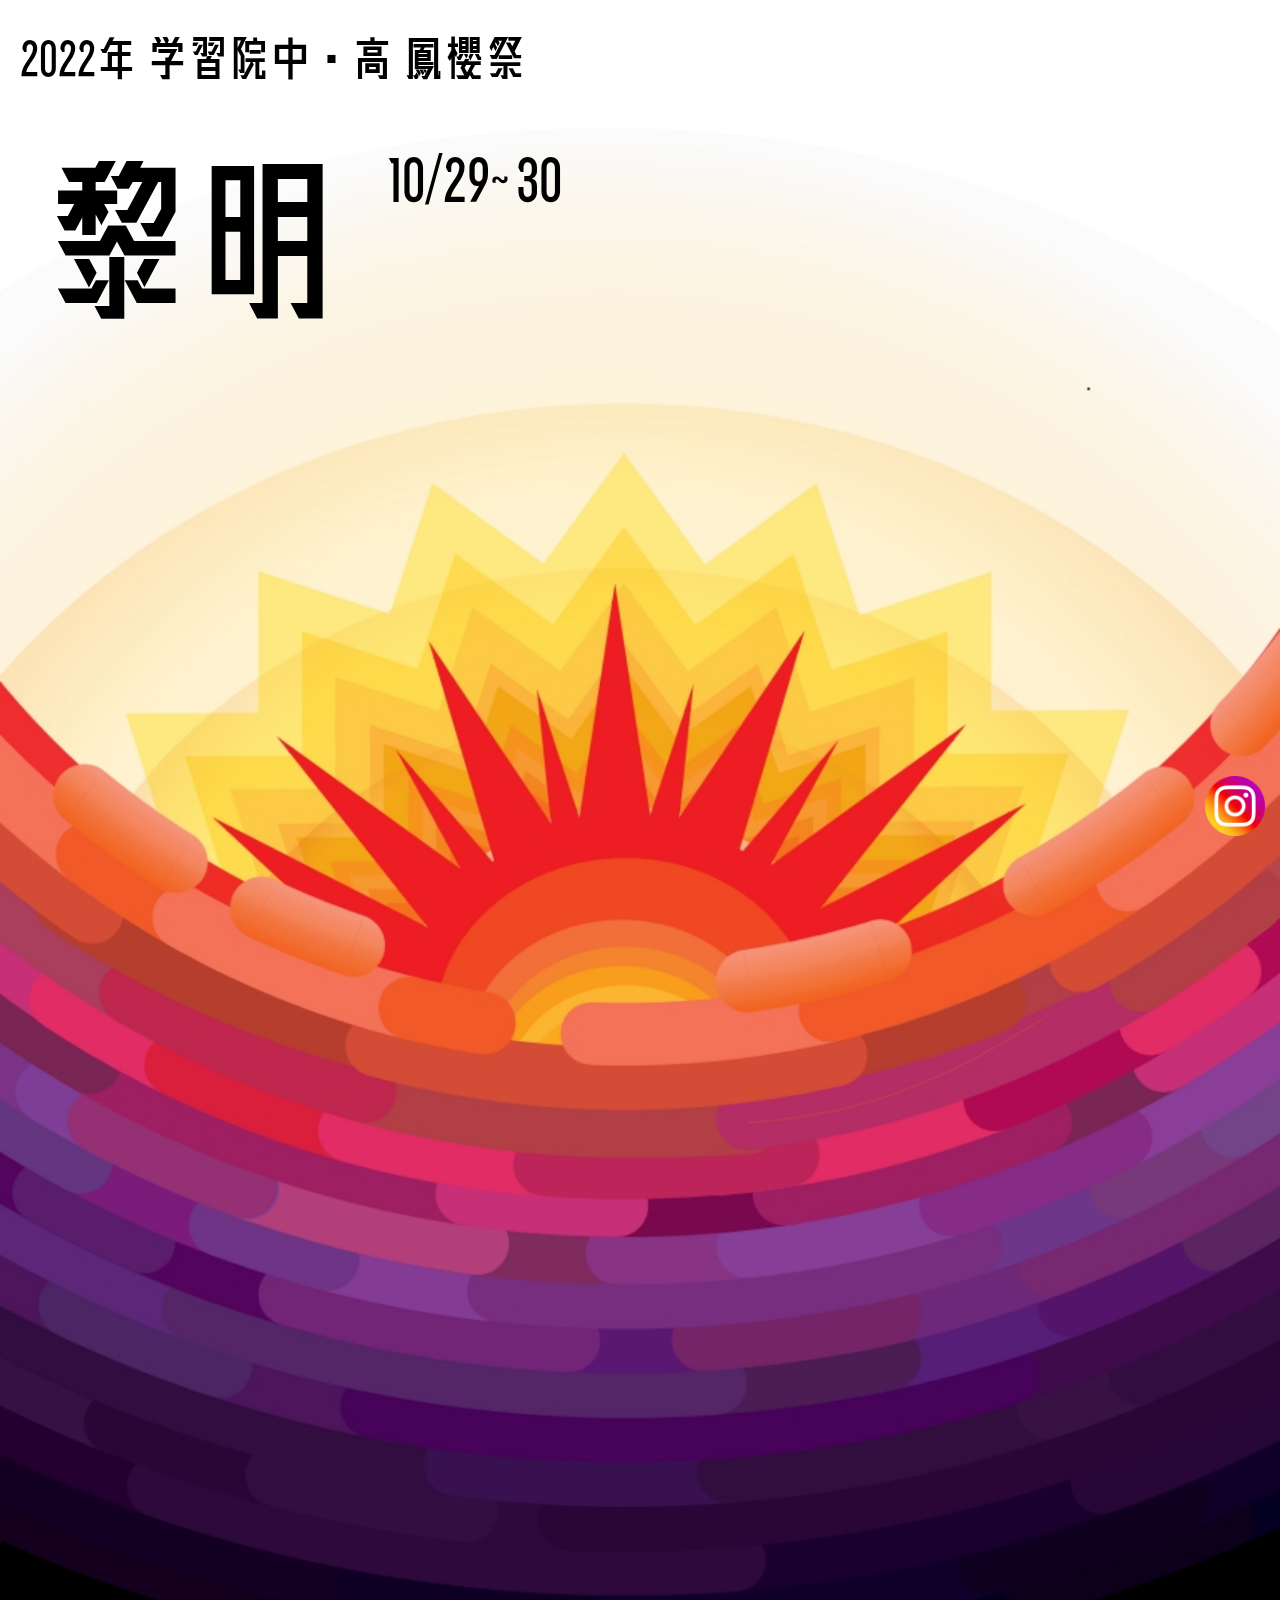
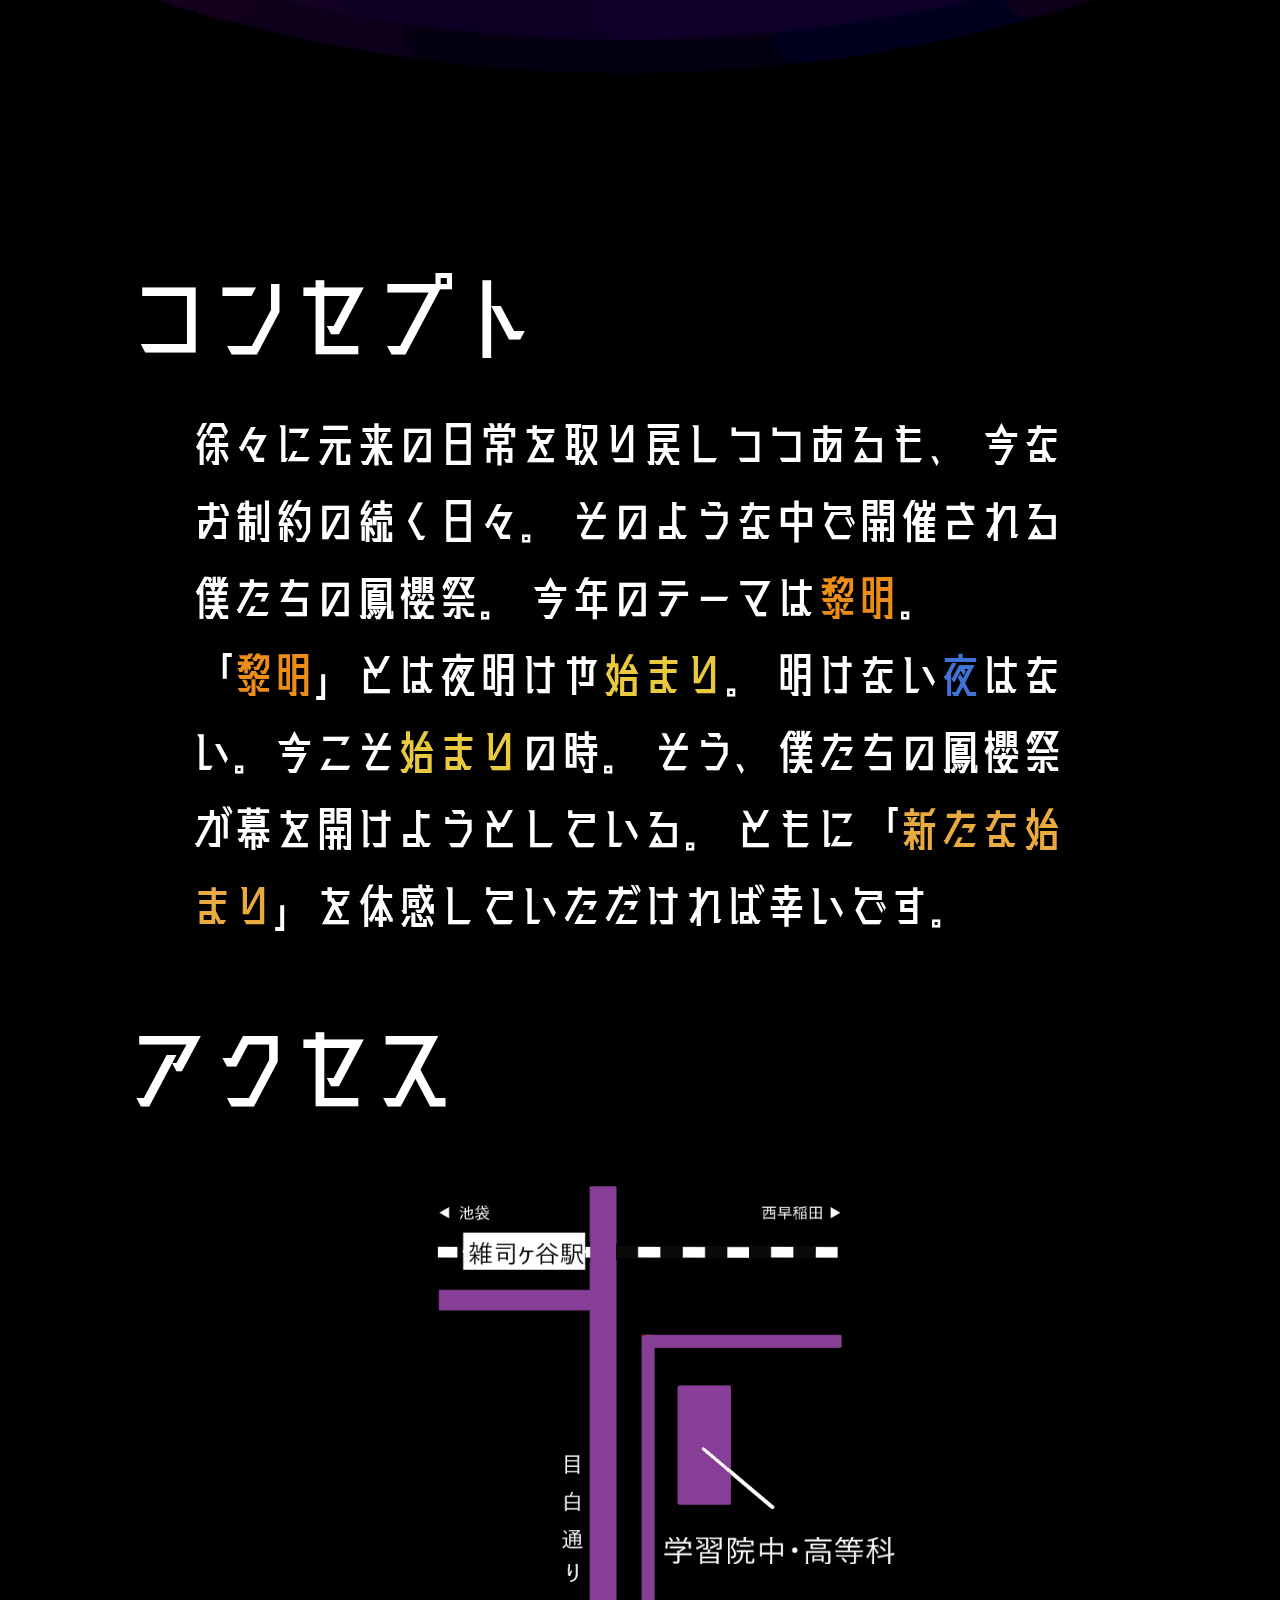
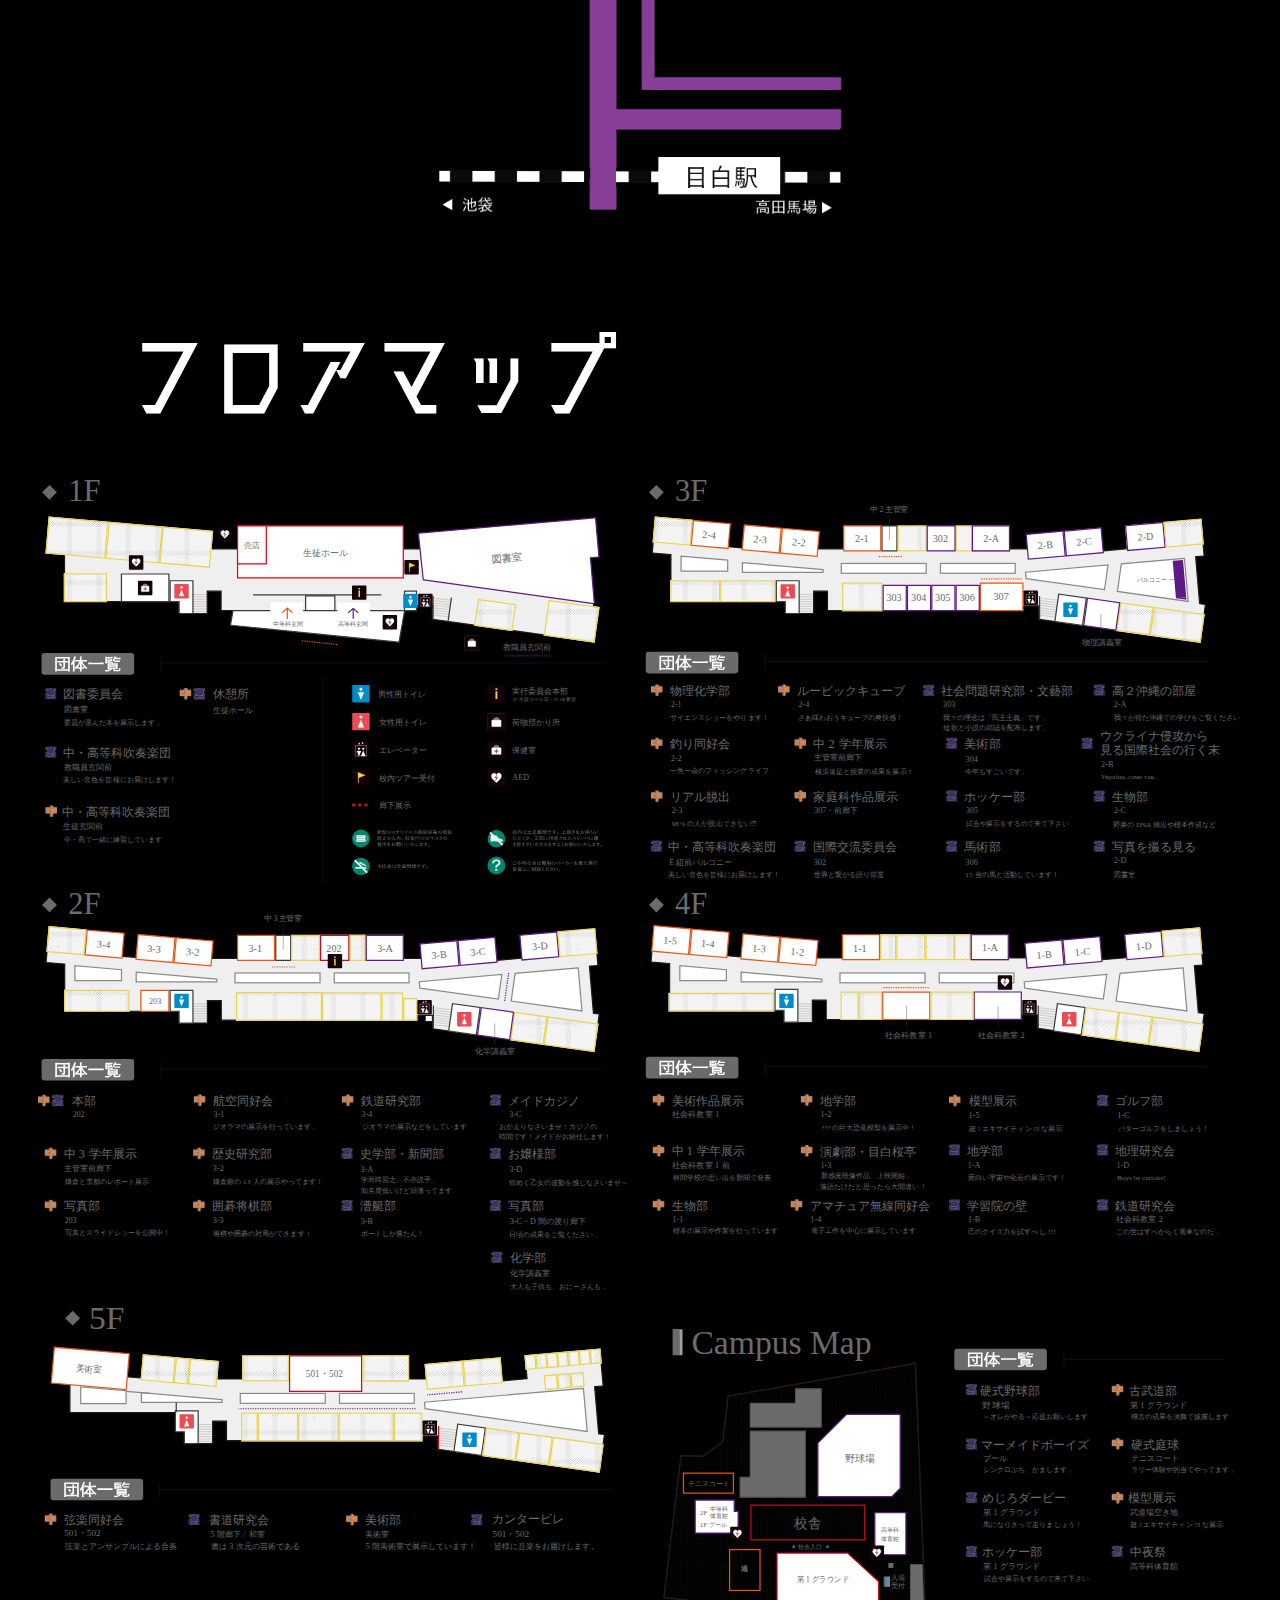
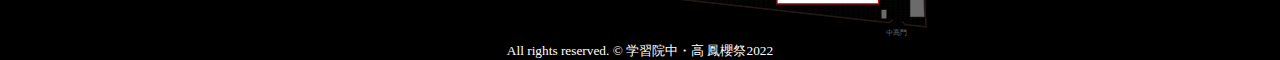
<file: index.html>
<!DOCTYPE html>
<html>
    <head>
        <title>鳳櫻祭2022</title>
        <link rel="stylesheet" href="style.css">
        <meta charset="utf-8">
        <meta http-equiv="X-UA-Compatible" content="IE=edge">
        <meta name="viewport" content="width=device-width,initial-scale=1">
        <meta name="description" content="こちらは鳳櫻祭2022年のホームページです。">
        <meta property="og:image" content="./images/poster_background.png">
        <meta property="og:locale" content="ja_JP">
    </head>
    <!--コードが汚いのはマジで勘弁してください-->
    <body>
        <div class="poster">
            <div class="houousai">
                2022年 学習院中・高 鳳櫻祭
            </div>
            <div class="hamburger">
                <span></span>
                <span></span>
                <span></span>
            </div>
            <div style="display:flex; padding-bottom:110%;">
                <div class="reimei">
                    黎明
                </div>
                <div class="date">
                    10/29~30
                </div>
            </div>
        </div>
        <section style="color: white;" class="concept">
            <div class="concept headline">
                コンセプト
            </div>
            <div class="concept-contents">
                徐々に元来の日常を取り戻しつつあるも、
                今なお制約の続く日々。
                そのような中で開催される僕たちの鳳櫻祭。
                今年のテーマは<span style="color: #ec8d18;">黎明</span>。
                <br>「<span style="color: #ec8d18;">黎明</span>」とは夜明けや<span style="color: #e9ca3f;">始まり</span>。
                明けない<span style="color: #3f74d6;">夜</span>はない。今こそ<span style="color: #e9ca3f;">始まり</span>の時。
                そう、僕たちの鳳櫻祭が幕を開けようとしている。
                ともに「<span style="color:#e9ab40;">新たな始まり</span>」を体感していただければ幸いです。
            </div>
        </section>
        <section style="color: white;" class="access">
            <div class="access headline">
                アクセス
            </div>
            <div class="access_map">
                <img src="./images/map_purple.png" alt="access_map_orange" class="access_map_img">
            </div>
        </section>
        <section style="color: white;" class="floor_map">
            <div class="floor_map headline">フロアマップ</div>
            <div class="floormaps">
                <img src="images/floor_maps/hououfes2022_Fullmap_full_master_v3.svg" alt="full floor map " class="floormapfull">
                <img src="images/floor_maps/hououfes2022_Fmap_F1_master_v3.svg" alt="floormap1" class="floormap-phone">
                <img src="images/floor_maps/hououfes2022_Fmap_F2_master_v3.svg" alt="floormap2" class="floormap-phone">
                <img src="images/floor_maps/hououfes2022_Fmap_F3_master_v3.svg" alt="floormap3" class="floormap-phone">
                <img src="images/floor_maps/hououfes2022_Fmap_F4_master_v3.svg" alt="floormap4" class="floormap-phone">
            </div>
        </section>
        <div class="insta_link">
            <a href="https://instagram.com/hououfes2022?igshid=NmNmNjAwNzg=" target="_blank">
                <img src="./images/insta_logo.png" alt="insta_icon" class="insta_logo">
            </a>
        </div>
        <footer>
            <small>All rights reserved. &copy; 学習院中・高 鳳櫻祭2022</small>
        </footer>
    </body>
</html>
<!--insta_logo:https://iconscout.com/licenses#iconscout-->
</file>
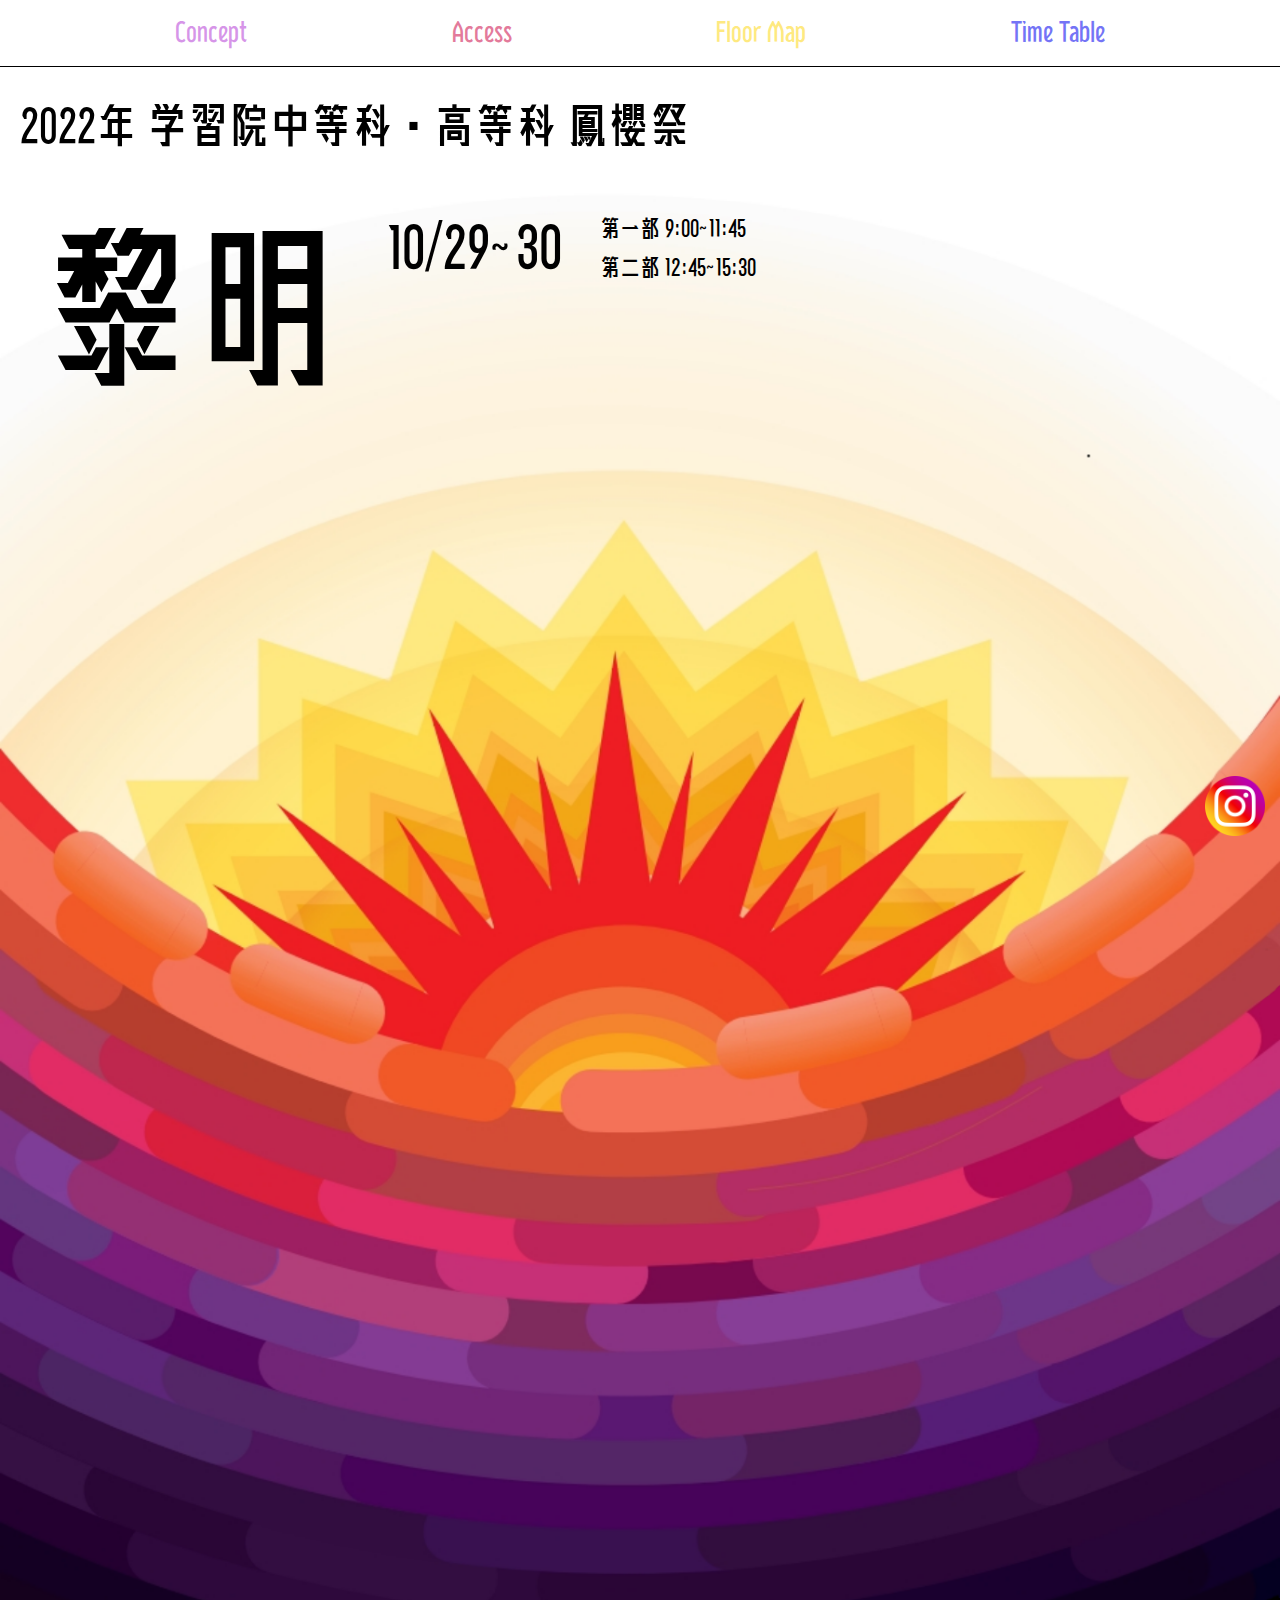
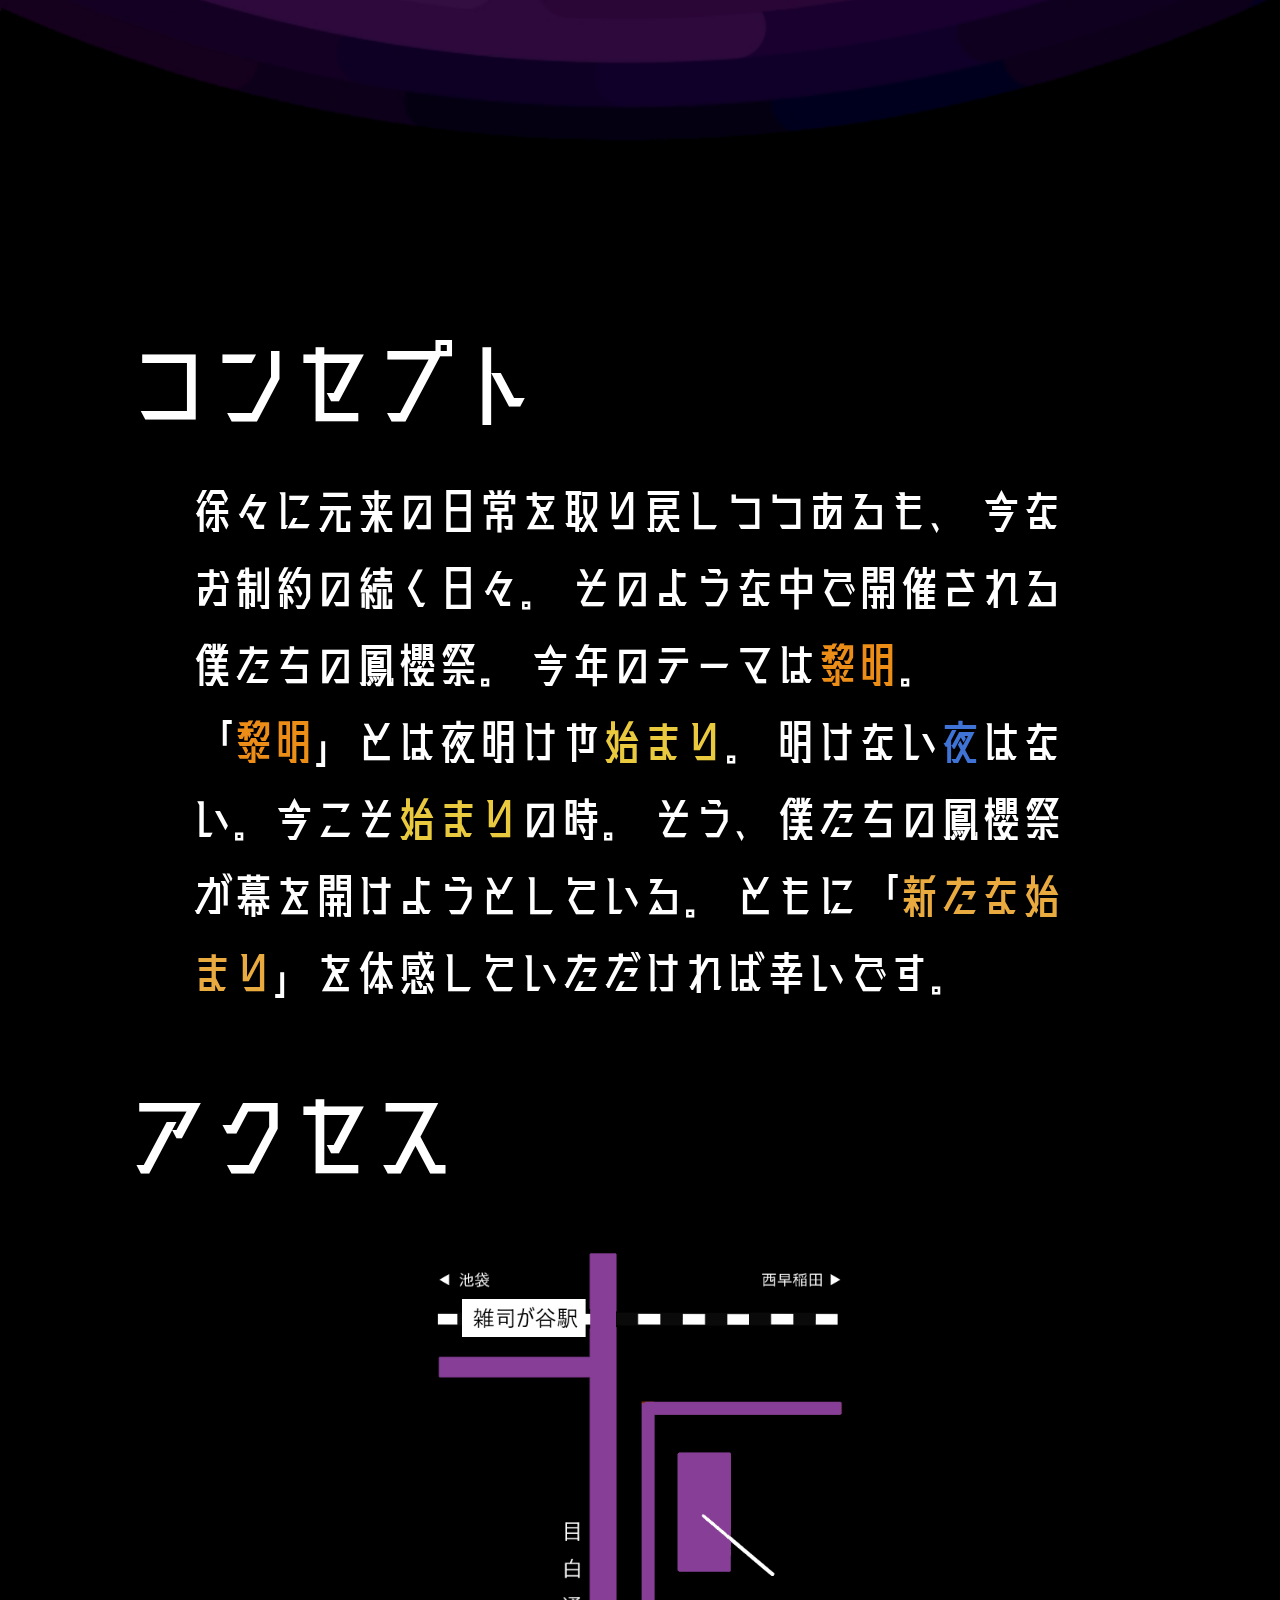
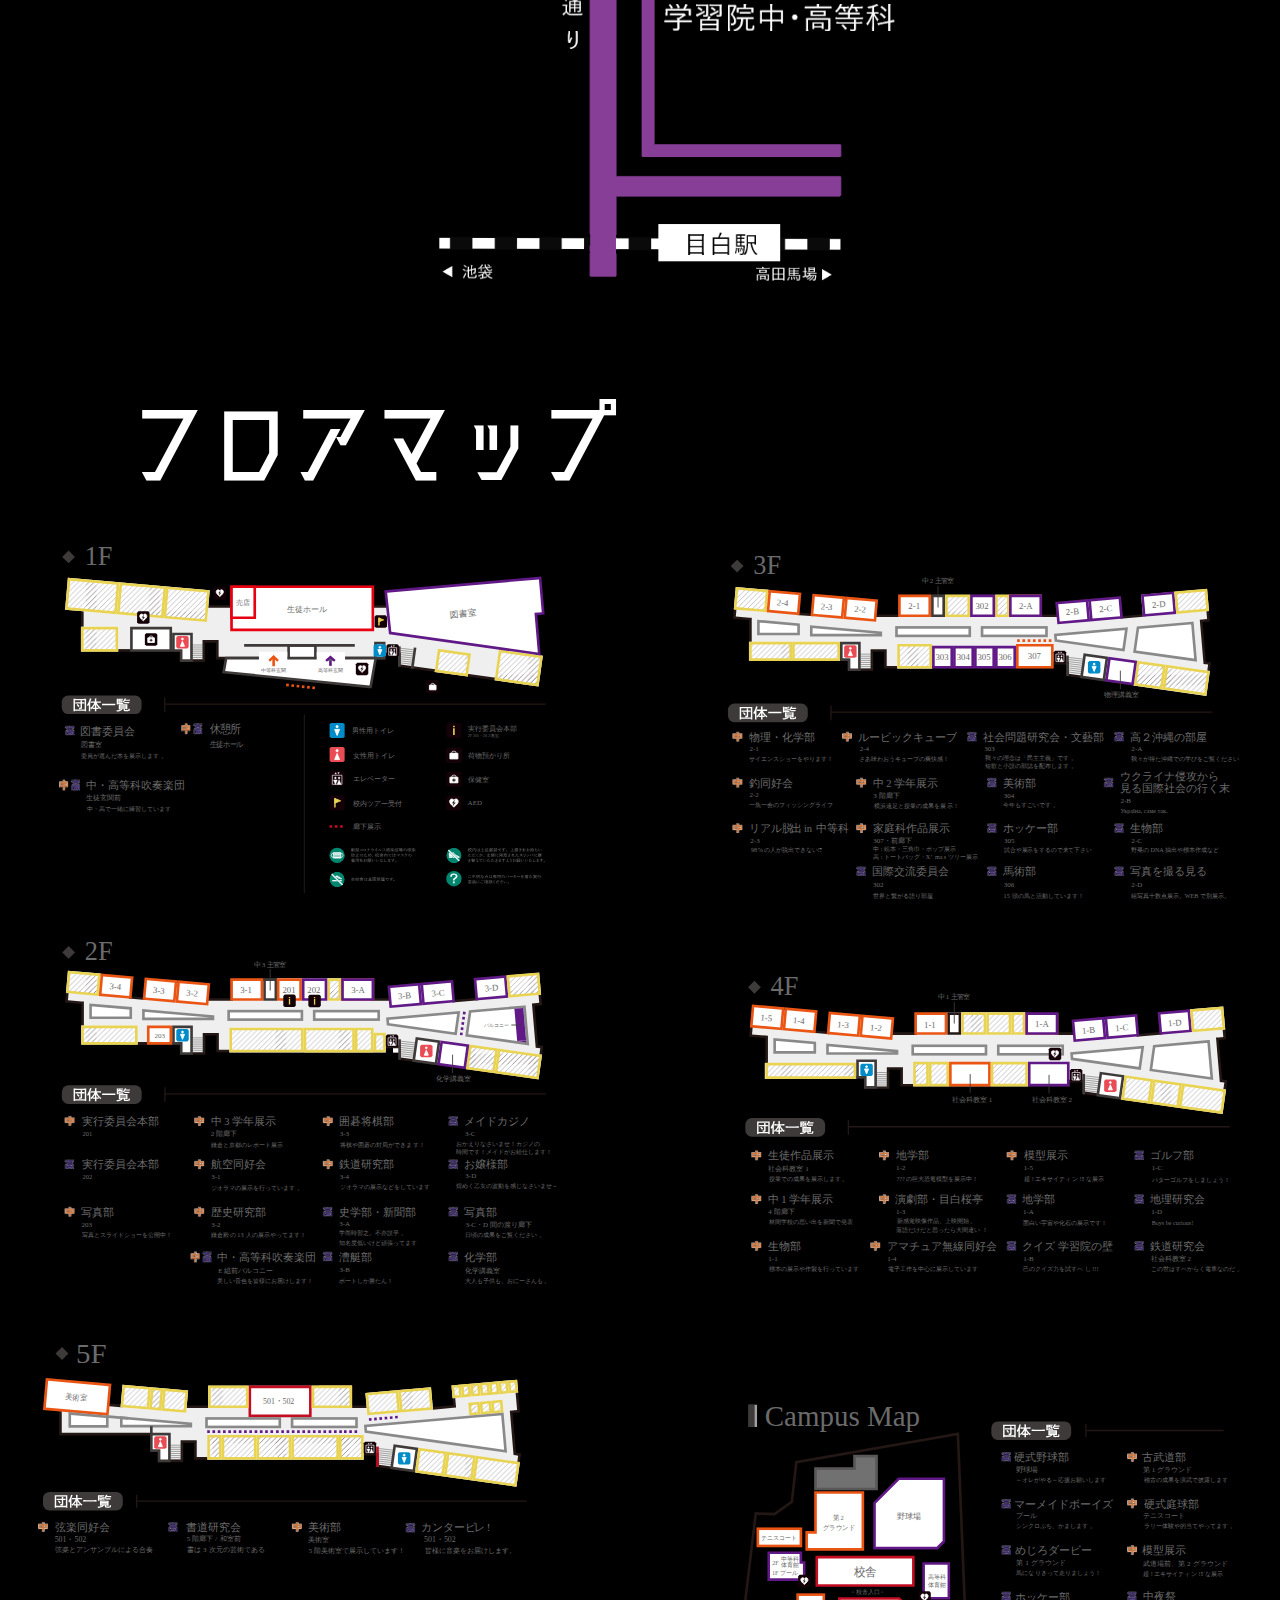
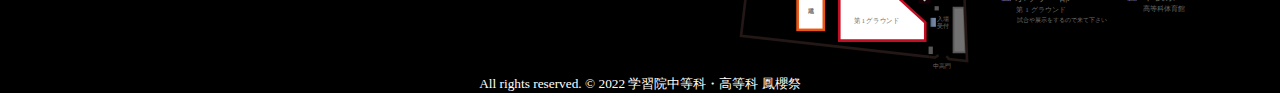
<file: test/hououfes2022_dev/index.html>
<!DOCTYPE html>
<html>
    <head>
        <title>鳳櫻祭2022</title>
        <link rel="stylesheet" href="style.css">
        <meta charset="utf-8">
        <meta http-equiv="X-UA-Compatible" content="IE=edge">
        <meta name="viewport" content="width=device-width,initial-scale=1">
        <meta name="description" content="こちらは鳳櫻祭2022年のホームページです。">
        <meta property="og:image" content="./images/poster_background.png">
        <meta property="og:locale" content="ja_JP">
        <link rel="icon" href="./images/2022-10-21-225557.ico">
        <!---->
    </head>
    <!--コードが汚いのはマジで勘弁してください-->
    <body>
        <header>
            <div class="container">
            <ul class="header_ul">
                <li class="header_li">
                    <a href="#concept" class="header_a"><div class="header" style="color: #d695e8;">Concept</div></a>
                </li>
                <li class="header_li">
                    <a href="#access" class="header_a"><div class="header" style="color: #e37a9b;">Access</div></a>
                </li>
                <li class="header_li">
                    <a href="#floor_map" class="header_a"><div class="header" style="color: #fee980;">Floor Map</div></a>
                </li>
                <li class="header_li">
                    <a href="./timetable/timetable.html" class="header_a" target="_blank"><div class="header" style="color: rgb(116, 116, 246);">Time Table</div></a>
                </li>
            </ul>
            </div>
        </header>
        <div class="poster">
            <div class="houousai">
                2022年 学習院中等科・高等科 鳳櫻祭
            </div>
            <div class="hamburger">
                <span></span>
                <span></span>
                <span></span>
            </div>
            <div style="display:flex; padding-bottom:110%;">
                <div class="reimei">
                    黎明
                </div>
                <div class="date">
                    10/29~30
                </div>
                <div class="time">
                    第一部 9:00~11:45 <br> 第二部 12:45~15:30
                </div>
            </div>
        </div>
        <section style="color: white;" class="concept"  id="concept">
            <div class="concept headline">
                コンセプト
            </div>
            <div class="concept-contents">
                徐々に元来の日常を取り戻しつつあるも、
                今なお制約の続く日々。
                そのような中で開催される僕たちの鳳櫻祭。
                今年のテーマは<span style="color: #ec8d18;">黎明</span>。
                <br>「<span style="color: #ec8d18;">黎明</span>」とは夜明けや<span style="color: #e9ca3f;">始まり</span>。
                明けない<span style="color: #3f74d6;">夜</span>はない。今こそ<span style="color: #e9ca3f;">始まり</span>の時。
                そう、僕たちの鳳櫻祭が幕を開けようとしている。
                ともに「<span style="color:#e9ab40;">新たな始まり</span>」を体感していただければ幸いです。
            </div>
        </section>
        <section style="color: white;" class="access" id="access">
            <div class="access headline">
                アクセス
            </div>
            <div class="access_map">
                <img src="./images/map_purple.png" alt="access_map_orange" class="access_map_img">
            </div>
        </section>
        <section style="color: white;" class="floor_map" id="floor_map">
            <div class="floor_map headline">フロアマップ</div>
            <div class="floormaps">
                <img src="images/floor_maps/hououfes2022_Fullmap_full_master_v5.svg" alt="full floor map " class="floormapfull">
                <img src="images/floor_maps/hououfes2022_Fmap_F1_master_v5.svg" alt="floormap1" class="floormap-phone">
                <img src="images/floor_maps/hououfes2022_Fmap_F2_master_v5.svg" alt="floormap2" class="floormap-phone">
                <img src="images/floor_maps/hououfes2022_Fmap_F3_master_v5.svg" alt="floormap3" class="floormap-phone">
                <img src="images/floor_maps/hououfes2022_Fmap_F4_master_v5.svg" alt="floormap4" class="floormap-phone">
                <img src="images/floor_maps/hououfes2022_Fmap_F5_master_v5.svg" alt="floormap4" class="floormap-phone">
            </div>
        </section>
        <div class="insta_link">
            <a href="https://instagram.com/hououfes2022?igshid=NmNmNjAwNzg=" target="_blank">
                <img src="./images/insta_logo.png" alt="insta_icon" class="insta_logo">
            </a>
        </div>
        <footer>
            <small>All rights reserved. &copy; 2022 学習院中等科・高等科 鳳櫻祭</small>
        </footer>
    </body>
</html>
<!--insta_logo:https://iconscout.com/licenses#iconscout-->
</file>
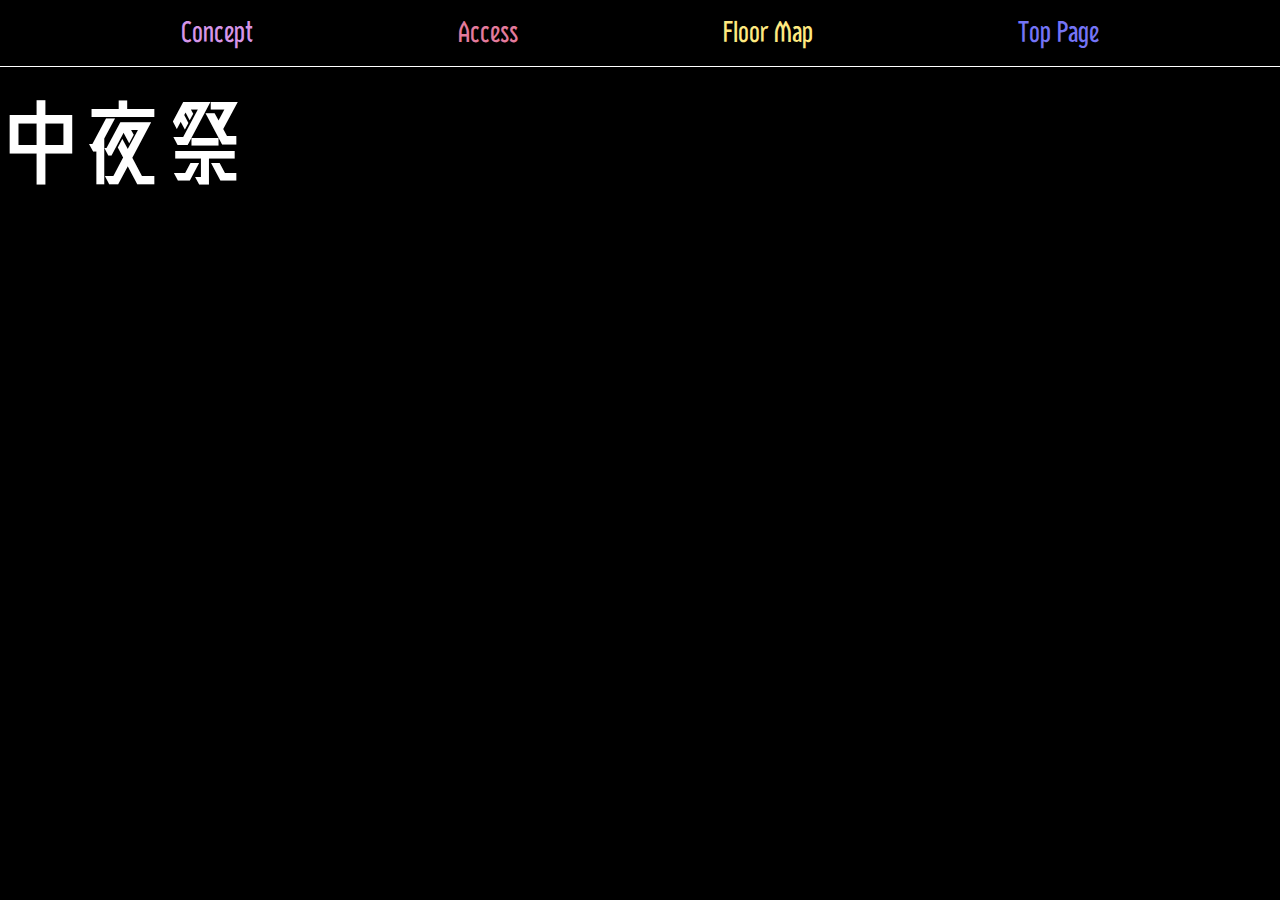
<file: test/hououfes2022_dev/timetable/timetable.html>
<!DOCTYPE html>
<html>
    <head>
        <title>タイムテーブル</title>
        <link rel="stylesheet" href="style.css">
        <meta charset="utf-8">
        <meta http-equiv="X-UA-Compatible" content="IE=edge">
        <meta name="viewport" content="width=device-width,initial-scale=1">
        <meta property="og:image" content="./images/poster_background.png">
        <meta property="og:locale" content="ja_JP">
        <link rel="icon" href="../images/2022-10-21-225557.ico">
    </head>
    <body>
        <header>
            <div class="container">
            <ul class="header_ul">
                <li class="header_li">
                    <a href="../index.html#concept" class="header_a"><div class="header" style="color: #d695e8;">Concept</div></a>
                </li>
                <li class="header_li">
                    <a href="../index.html#access" class="header_a"><div class="header" style="color: #e37a9b;">Access</div></a>
                </li>
                <li class="header_li">
                    <a href="../index.html#floor_map" class="header_a"><div class="header" style="color: #fee980;">Floor Map</div></a>
                </li>
                <li class="header_li">
                    <a href="../index.html" class="header_a"><div class="header" style="color: rgb(116, 116, 246);">Top Page</div></a>
                </li>
            </ul>
            </div>
        </header>
        <section>
            <div class="tyuuyasai">中夜祭</div>
        </section>
    </body>
</html>
</file>
<file: style.css>
@font-face {
    font-family: "kaisoutai";
    src: url("./fonts/Kaisotai-Next-UP-B.otf");
  }
  body {
    margin: 0;
    background-color: black;
  }
  div.poster {
    background-image: url("./images/poster_background.png");
    background-size: 100% auto;
    background-repeat: no-repeat;
    height: 70%;
  }
  div.houousai {
    margin-top: 0;
    padding: 20px 0 0 20px;
    font-family: kaisoutai;
    font-size: 4vw;
  }
  div.reimei {
    font-size: 15vw;
    font-family: kaisoutai;
    padding: 0 40px;
    padding-right: 40px;
  }
  div.date {
    padding-top: 35px;
    font-family: kaisoutai;
    font-size: 5vw;
  }
  div.concept {
    transition: all 0.5s ease;
  }
  
  section.concept:hover div.concept {
    color: #772e7f;
  }
  
  div.concept-contents {
    font-family: kaisoutai;
    padding: 0 15%;
    font-size: 4vw;
    margin-top: 10px;
  }
  div.insta_link {
    position: fixed;
    bottom: 60px;
    right: 15px;
  }
  img.insta_logo {
    height: auto;
    width: 60px;
    transition: 0.3s;
  }
  
  img.insta_logo:hover {
    transform: scale(1.2);
  }
  
  footer {
    color: white;
    text-align: center;
  }
  img.access_map_img {
    width: 100%;
    max-width: 700px;
    height: auto;
  }
  
  div.access_map {
    text-align: center;
  }
  div.access {
    transition: all 0.5s ease;
  }
  
  div.floor_map {
    transition: all 0.5s ease;
  }
  section.access:hover div.access {
    color: #e22c65;
  }
  
  section.floor_map:hover div.floor_map {
    color: #fee980;
  }
  
  .headline {
    font-family: kaisoutai;
    font-size: 8vw;
    padding-left: 10%;
    padding-top: 50px;
  }
  
  @media screen and (min-width:960px){
    div.floormaps{
      padding: 0 3%;
    }
  
    img.floormapfull{
      padding-top: 20px;
      width: 100%;
      height: auto;
    }
    img.floormap-phone{
      display: none;
    }
  }
  
  @media screen and (max-width:960px){
    div.floormaps{
      padding: 0 5%;
    }
  
    img.floormapfull{
      display: none;
    }
    img.floormap-phone{
      padding-top: 20px;
      width: 100%;
      height: auto;
    }
  }
</file>
<file: test/hououfes2022_dev/style.css>
@font-face {
    font-family: "kaisoutai";
    src: url("./fonts/Kaisotai-Next-UP-B.otf");
  }
body {
  margin: 0;
  background-color: black;
}
@media screen and (max-width:960px){
  header{
    height: 58px;
    width: 100%;
    background-color: white;
    text-align: center;
    font-family: kaisoutai;
    border-bottom: 1px solid black;
  }
  .header_ul{
    margin: 0;
    height: 30px;
    text-decoration: none;
    padding: 0;
    display: inline-flex;
  }
  .header_a{
    height: 30px;
    text-decoration: none;
  }
  .header_li{
    list-style-type: none;
  }
  .header{
    font-size: 25px;
    padding: 10px 3vw;
  }
  div.container{
    text-align: center;
  }
}

@media screen and (min-width:960px){
  header{
    height: 66px;
    width: 100%;
    background-color: white;
    text-align: center;
    font-family: kaisoutai;
    border-bottom: 1px solid black;
  }
  .header_ul{
    margin: 0;
    height: 30px;
    text-decoration: none;
    padding: 0;
    display: inline-flex;
  }
  .header_a{
    height: 30px;
    text-decoration: none;
  }
  .header_li{
    list-style-type: none;
  }
  .header{
    font-size: 30px;
    padding: 10px 8vw;
  }
  div.container{
    text-align: center;
  }
}
  div.poster {
    background-image: url("./images/poster_background.png");
    background-size: 100% auto;
    background-repeat: no-repeat;
    height: 70%;
  }
  div.houousai {
    margin-top: 0;
    padding: 20px 0 0 20px;
    font-family: kaisoutai;
    font-size: 4vw;
  }
  div.reimei {
    font-size: 15vw;
    font-family: kaisoutai;
    padding: 0 40px;
    padding-right: 40px;
  }
  div.date {
    padding-top: 35px;
    
    font-family: kaisoutai;
    font-size: 5vw;
  }
  div.time{
    padding-top: 45px;
    padding-left: 3vw;  
    font-size: 2vw;
    font-family: kaisoutai;
  }
  @media screen and (max-width:960px){
    div.time{
      padding-top: 35px;
    }
  }
  div.concept {
    transition: all 0.5s ease;
  }
  
  section.concept:hover div.concept {
    color: #772e7f;
  }
  
  div.concept-contents {
    font-family: kaisoutai;
    padding: 0 15%;
    font-size: 4vw;
    margin-top: 10px;
  }
  div.insta_link {
    position: fixed;
    bottom: 60px;
    right: 15px;
  }
  img.insta_logo {
    height: auto;
    width: 60px;
    transition: 0.3s;
  }
  
  img.insta_logo:hover {
    transform: scale(1.2);
  }
  
  footer {
    color: white;
    text-align: center;
  }
  img.access_map_img {
    width: 100%;
    max-width: 700px;
    height: auto;
  }
  
  div.access_map {
    text-align: center;
  }
  div.access {
    transition: all 0.5s ease;
  }
  
  div.floor_map {
    transition: all 0.5s ease;
  }
  section.access:hover div.access {
    color: #e22c65;
  }
  
  section.floor_map:hover div.floor_map {
    color: #fee980;
  }
  
  .headline {
    font-family: kaisoutai;
    font-size: 8vw;
    padding-left: 10%;
    padding-top: 50px;
  }
  
  @media screen and (min-width:960px){
    div.floormaps{
      padding: 0 3%;
    }
  
    img.floormapfull{
      padding-top: 20px;
      width: 100%;
      height: auto;
    }
    img.floormap-phone{
      display: none;
    }
  }
  
  @media screen and (max-width:960px){
    div.floormaps{
      padding: 0 5%;
    }
  
    img.floormapfull{
      display: none;
    }
    img.floormap-phone{
      padding-top: 20px;
      width: 100%;
      height: auto;
    }
  }
</file>
<file: test/hououfes2022_dev/timetable/style.css>
@font-face {
    font-family: "kaisoutai";
    src: url("../fonts/Kaisotai-Next-UP-B.otf");
}
body {
    background-color: black;
    margin: 0;
}
@media screen and (max-width:960px){
    header{
        height: 58px;
        width: 100%;
        background-color: black;
        text-align: center;
        font-family: kaisoutai;
        border-bottom: 1px solid white;
    }
    .header_ul{
        margin: 0;
        height: 30px;
        text-decoration: none;
        padding: 0;
        display: inline-flex;
    }
    .header_a{
        height: 30px;
        text-decoration: none;
    }
    .header_li{
        list-style-type: none;
    }
    .header{
        font-size: 25px;
        padding: 10px 3vw;
    }
    div.container{
        text-align: center;
    }
}

@media screen and (min-width:960px){
    header{
        height: 66px;
        width: 100%;
        background-color: black;
        text-align: center;
        font-family: kaisoutai;
        border-bottom: 1px solid white;
    }
    .header_ul{
        margin: 0;
        height: 30px;
        text-decoration: none;
        padding: 0;
        display: inline-flex;
    }
    .header_a{
        height: 30px;
        text-decoration: none;
    }
    .header_li{
        list-style-type: none;
    }
    .header{
        font-size: 30px;
        padding: 10px 8vw;
    }
    div.container{
        text-align: center;
    }
}

div.tyuuyasai{
    font-size: 8vw;
    font-family: kaisoutai;
    color: white;
    
}
</file>
